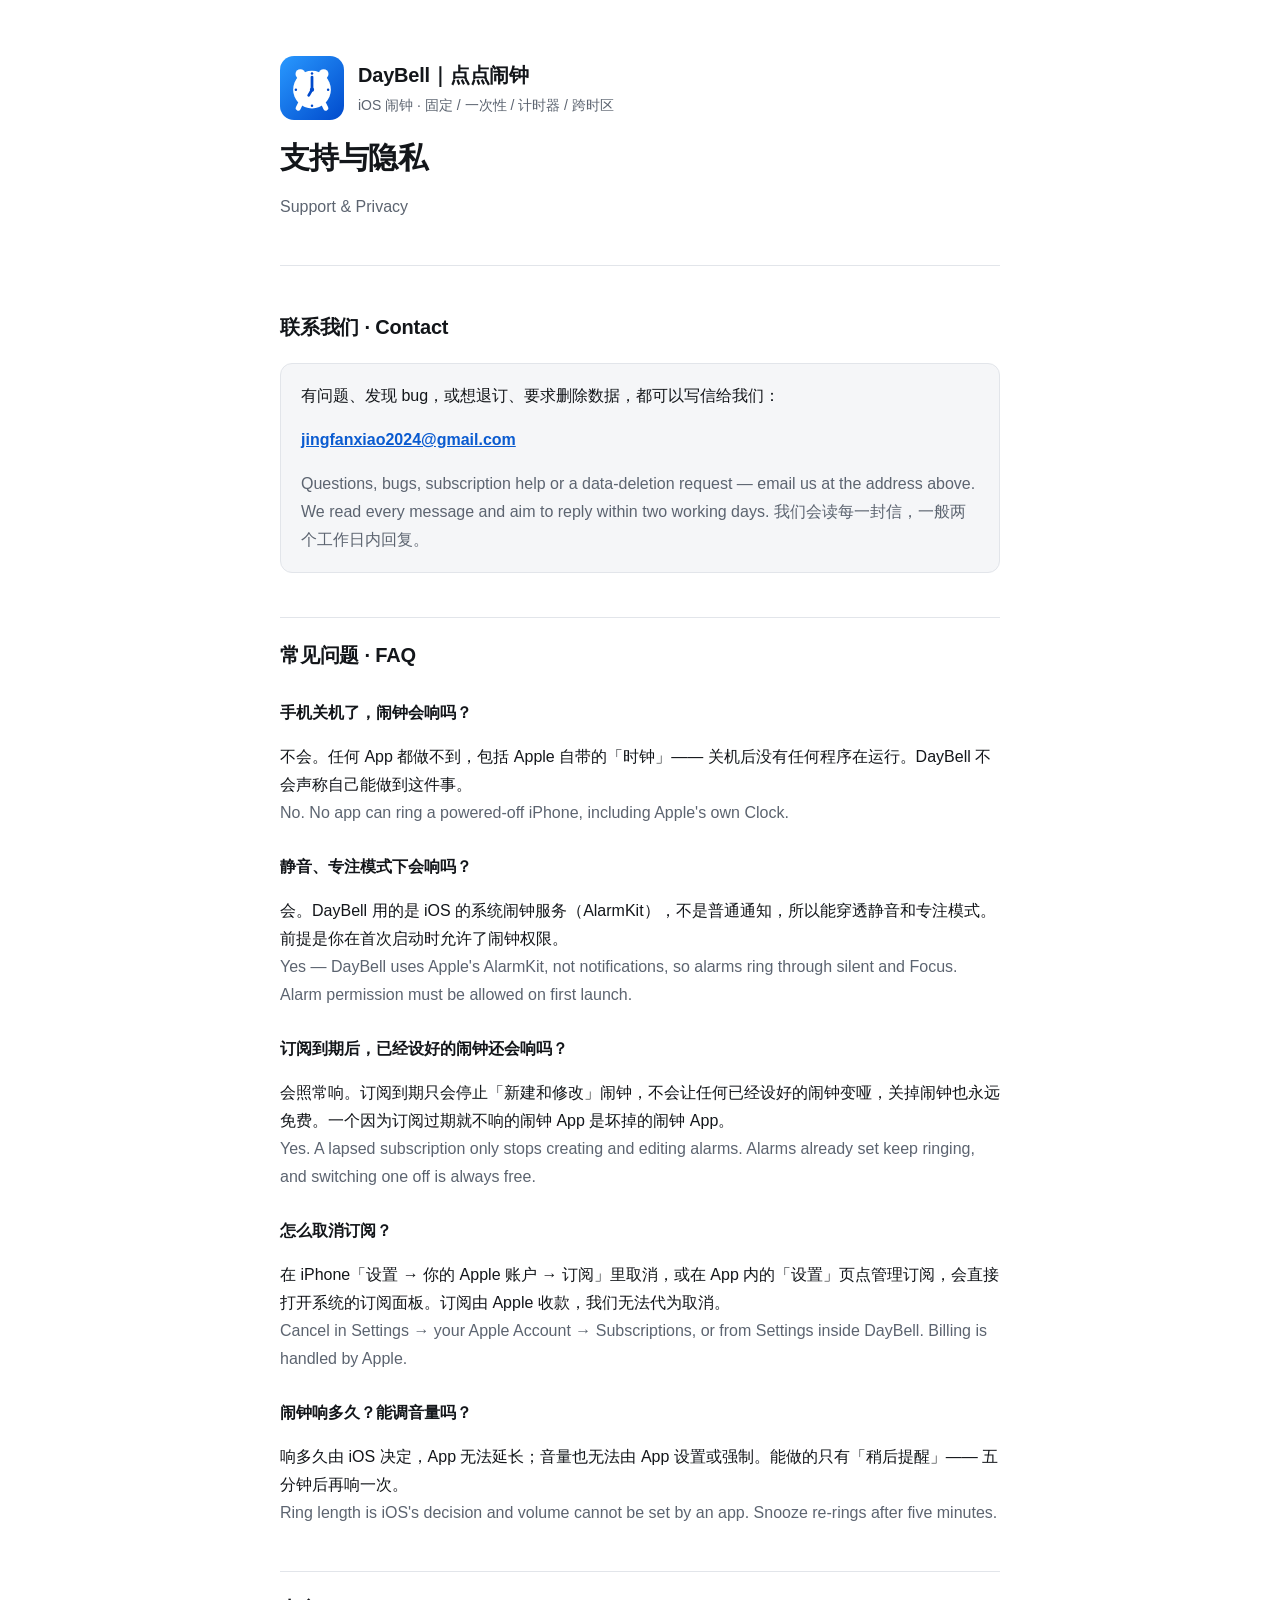
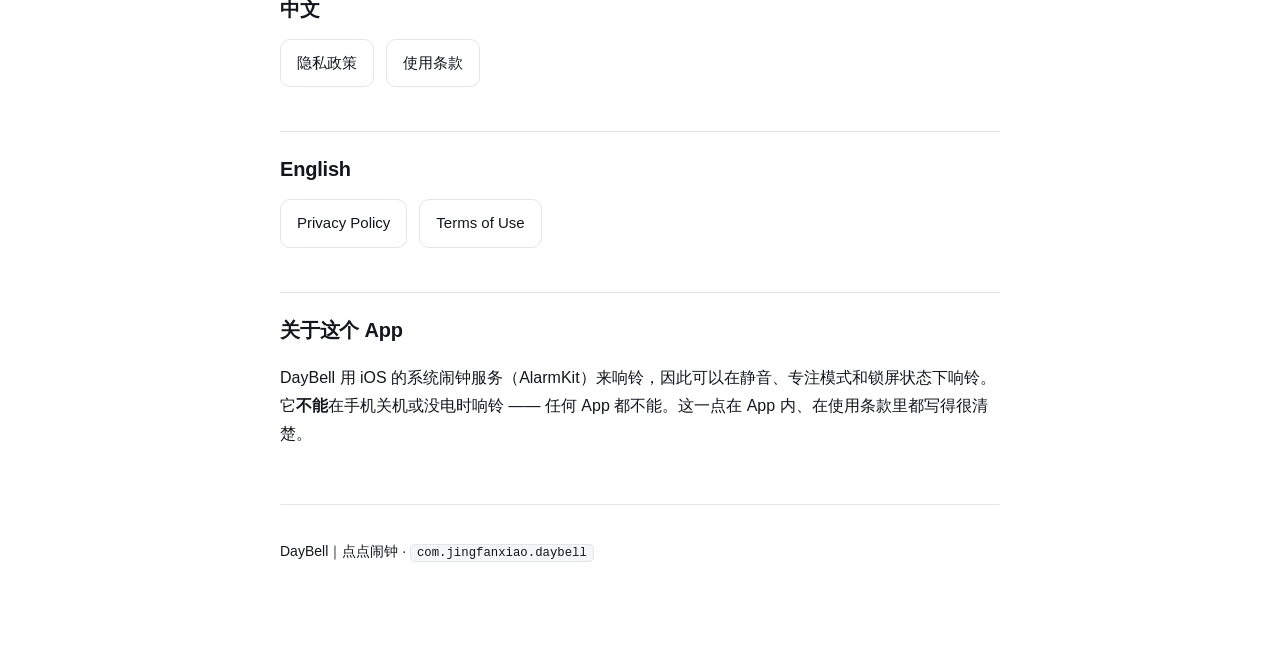
<file: index.html>
<!DOCTYPE html>
<html lang="zh-Hans">
<head>
<meta charset="utf-8">
<meta name="viewport" content="width=device-width, initial-scale=1">
<title>DayBell｜点点闹钟 — 支持与隐私</title>
<meta name="description" content="DayBell｜点点闹钟 的支持页面：联系方式、常见问题、隐私政策与使用条款。Support, FAQ, privacy policy and terms for DayBell.">
<link rel="stylesheet" href="assets/style.css">
</head>
<body>
<div class="wrap">

<header>
  <div class="brand">
    <svg width="64" height="64" viewBox="0 0 1024 1024" aria-hidden="true">
      <defs><linearGradient id="g4" x1="0" y1="0" x2="1" y2="1">
        <stop offset="0" stop-color="#2999ff"/><stop offset="1" stop-color="#004acc"/>
      </linearGradient></defs>
      <rect width="1024" height="1024" fill="url(#g4)"/>
      <g fill="#fff" transform="translate(0,1024) scale(1,-1)">
        <circle cx="326" cy="736" r="78"/><circle cx="698" cy="736" r="78"/>
        <circle cx="512" cy="486" r="302"/>
        <rect x="264" y="146" width="80" height="142" rx="38" transform="rotate(-26 304 217)"/>
        <rect x="680" y="146" width="80" height="142" rx="38" transform="rotate(26 720 217)"/>
      </g>
      <g fill="#004acc">
        <circle cx="512" cy="280" r="20"/><circle cx="770" cy="538" r="20"/>
        <circle cx="512" cy="796" r="20"/><circle cx="254" cy="538" r="20"/>
        <rect x="490" y="314" width="44" height="224" rx="22"/>
        <rect x="490" y="516" width="44" height="150" rx="22" transform="rotate(30 512 538)"/>
        <circle cx="512" cy="538" r="34"/>
      </g>
    </svg>
    <div>
      <div class="brand-name">DayBell｜点点闹钟</div>
      <div class="brand-sub">iOS 闹钟 · 固定 / 一次性 / 计时器 / 跨时区</div>
    </div>
  </div>
  <h1>支持与隐私</h1>
  <p class="muted">Support &amp; Privacy</p>
</header>

<h2>联系我们 · Contact</h2>
<div class="card">
  <p>有问题、发现 bug，或想退订、要求删除数据，都可以写信给我们：</p>
  <p><strong><a href="mailto:jingfanxiao2024@gmail.com">jingfanxiao2024@gmail.com</a></strong></p>
  <p class="muted">Questions, bugs, subscription help or a data-deletion request — email us at the address above. We read every message and aim to reply within two working days. 我们会读每一封信，一般两个工作日内回复。</p>
</div>

<h2>常见问题 · FAQ</h2>

<h3>手机关机了，闹钟会响吗？</h3>
<p>不会。任何 App 都做不到，包括 Apple 自带的「时钟」—— 关机后没有任何程序在运行。DayBell 不会声称自己能做到这件事。<br>
<span class="muted">No. No app can ring a powered-off iPhone, including Apple's own Clock.</span></p>

<h3>静音、专注模式下会响吗？</h3>
<p>会。DayBell 用的是 iOS 的系统闹钟服务（AlarmKit），不是普通通知，所以能穿透静音和专注模式。前提是你在首次启动时允许了闹钟权限。<br>
<span class="muted">Yes — DayBell uses Apple's AlarmKit, not notifications, so alarms ring through silent and Focus. Alarm permission must be allowed on first launch.</span></p>

<h3>订阅到期后，已经设好的闹钟还会响吗？</h3>
<p>会照常响。订阅到期只会停止「新建和修改」闹钟，不会让任何已经设好的闹钟变哑，关掉闹钟也永远免费。一个因为订阅过期就不响的闹钟 App 是坏掉的闹钟 App。<br>
<span class="muted">Yes. A lapsed subscription only stops creating and editing alarms. Alarms already set keep ringing, and switching one off is always free.</span></p>

<h3>怎么取消订阅？</h3>
<p>在 iPhone「设置 → 你的 Apple 账户 → 订阅」里取消，或在 App 内的「设置」页点管理订阅，会直接打开系统的订阅面板。订阅由 Apple 收款，我们无法代为取消。<br>
<span class="muted">Cancel in Settings → your Apple Account → Subscriptions, or from Settings inside DayBell. Billing is handled by Apple.</span></p>

<h3>闹钟响多久？能调音量吗？</h3>
<p>响多久由 iOS 决定，App 无法延长；音量也无法由 App 设置或强制。能做的只有「稍后提醒」—— 五分钟后再响一次。<br>
<span class="muted">Ring length is iOS's decision and volume cannot be set by an app. Snooze re-rings after five minutes.</span></p>

<h2>中文</h2>
<nav class="pages">
  <a href="privacy.html">隐私政策</a>
  <a href="terms.html">使用条款</a>
</nav>

<h2>English</h2>
<nav class="pages">
  <a href="privacy.en.html">Privacy Policy</a>
  <a href="terms.en.html">Terms of Use</a>
</nav>

<h2>关于这个 App</h2>
<p>DayBell 用 iOS 的系统闹钟服务（AlarmKit）来响铃，因此可以在静音、专注模式和锁屏状态下响铃。它<strong>不能</strong>在手机关机或没电时响铃 —— 任何 App 都不能。这一点在 App 内、在使用条款里都写得很清楚。</p>

<footer>
  <p>DayBell｜点点闹钟 · <code>com.jingfanxiao.daybell</code></p>
</footer>

</div>
</body>
</html>
</file>
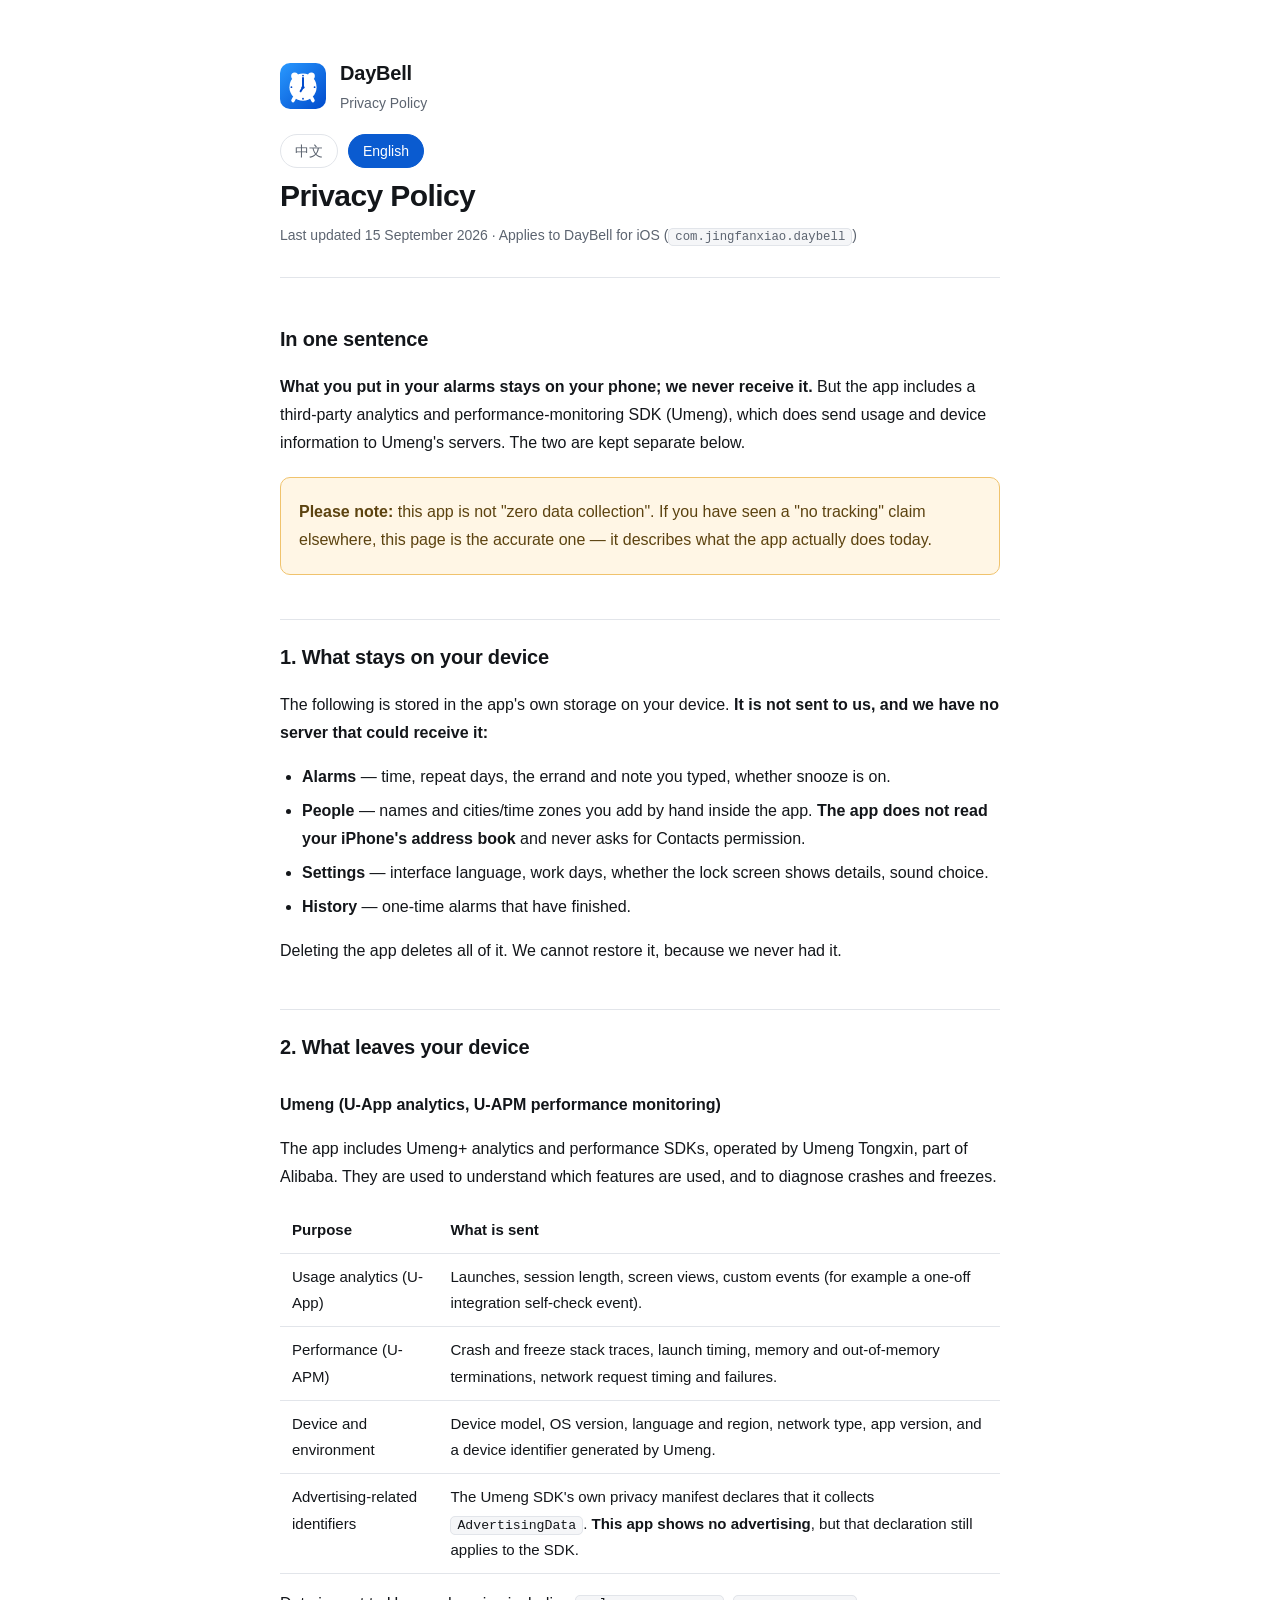
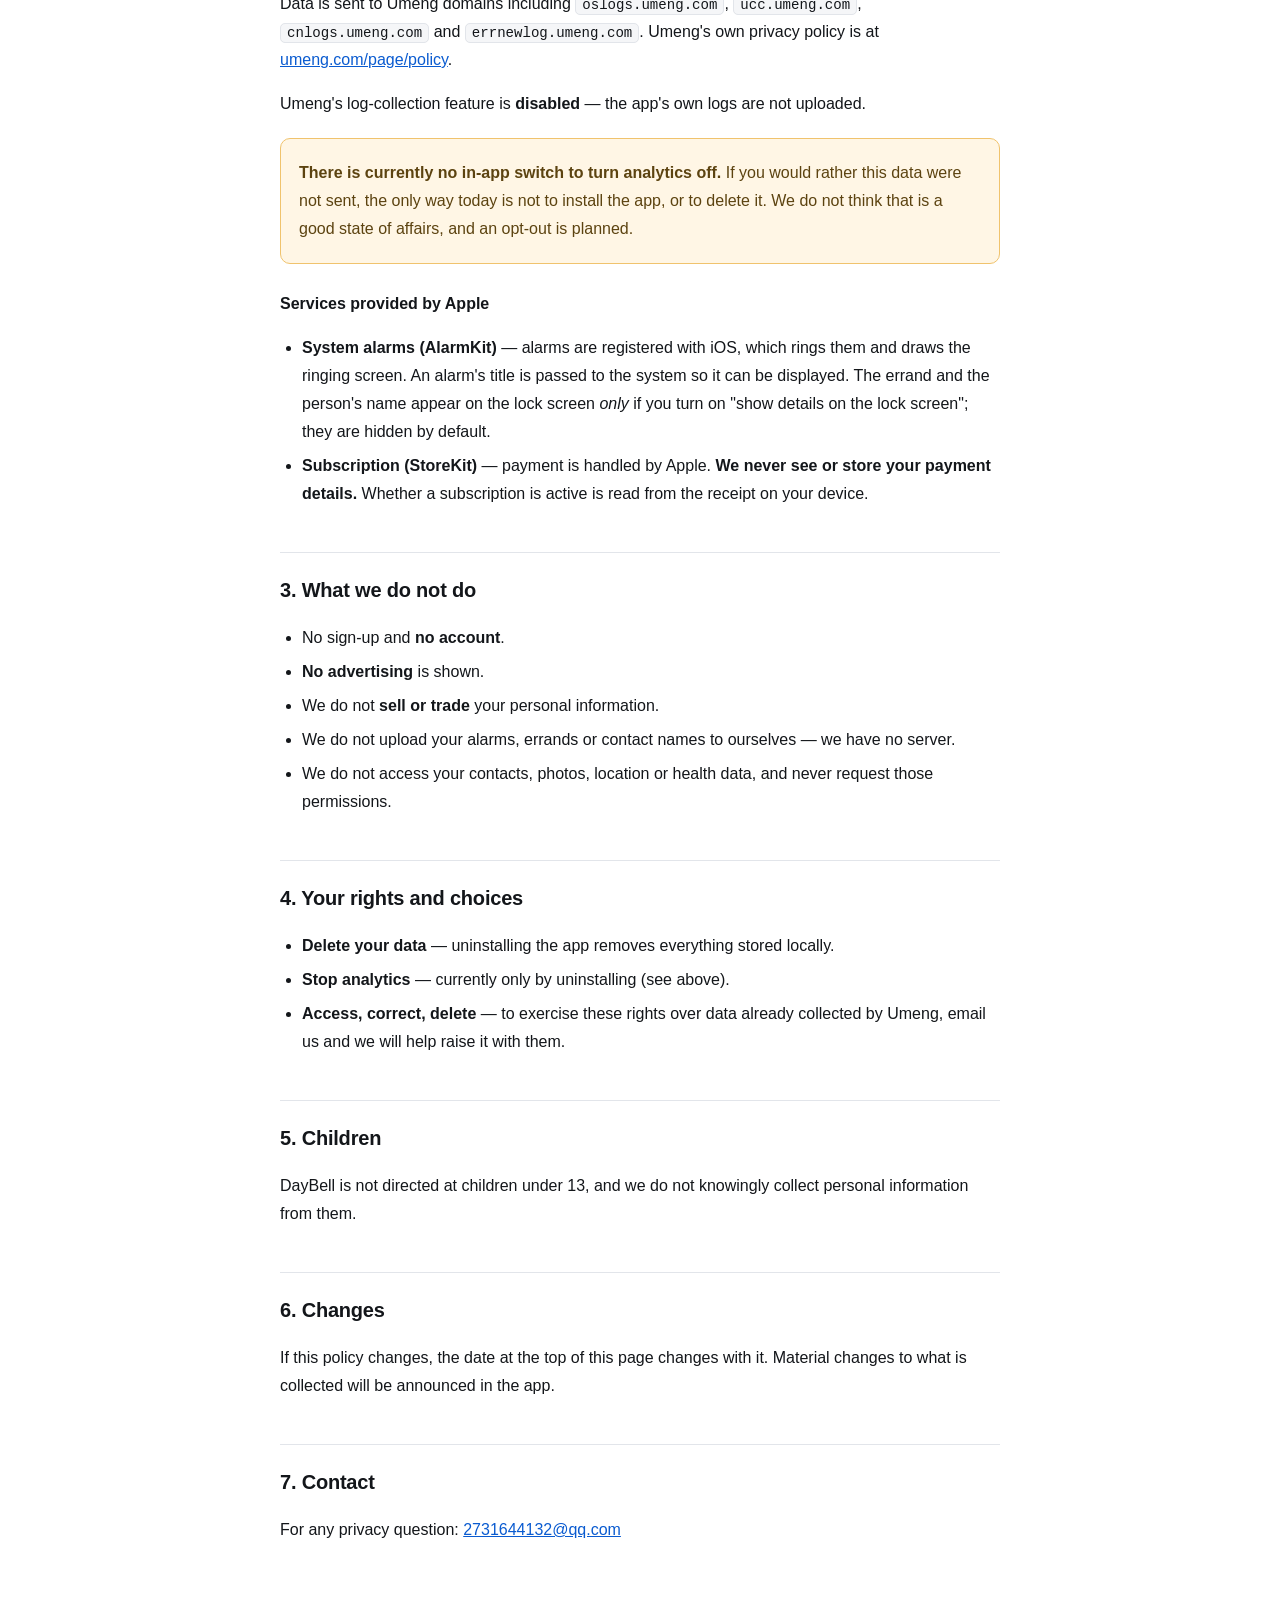
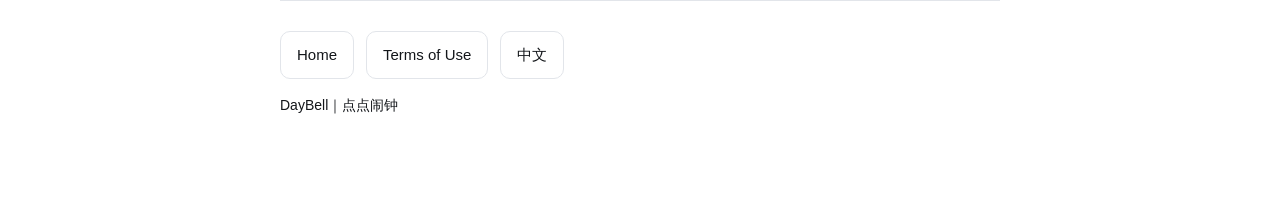
<file: privacy.en.html>
<!DOCTYPE html>
<html lang="en">
<head>
<meta charset="utf-8">
<meta name="viewport" content="width=device-width, initial-scale=1">
<title>Privacy Policy · DayBell</title>
<meta name="description" content="DayBell's privacy policy: what stays on your device, what leaves it, and why.">
<link rel="stylesheet" href="assets/style.css">
</head>
<body>
<div class="wrap">

<header>
  <div class="brand">
    <svg width="46" height="46" viewBox="0 0 1024 1024" aria-hidden="true">
      <defs><linearGradient id="g" x1="0" y1="0" x2="1" y2="1">
        <stop offset="0" stop-color="#2999ff"/><stop offset="1" stop-color="#004acc"/>
      </linearGradient></defs>
      <rect width="1024" height="1024" fill="url(#g)"/>
      <g fill="#fff" transform="translate(0,1024) scale(1,-1)">
        <circle cx="326" cy="736" r="78"/><circle cx="698" cy="736" r="78"/>
        <circle cx="512" cy="486" r="302"/>
        <rect x="264" y="146" width="80" height="142" rx="38" transform="rotate(-26 304 217)"/>
        <rect x="680" y="146" width="80" height="142" rx="38" transform="rotate(26 720 217)"/>
      </g>
      <g fill="#004acc">
        <circle cx="512" cy="280" r="20"/><circle cx="770" cy="538" r="20"/>
        <circle cx="512" cy="796" r="20"/><circle cx="254" cy="538" r="20"/>
        <rect x="490" y="314" width="44" height="224" rx="22"/>
        <rect x="490" y="516" width="44" height="150" rx="22" transform="rotate(30 512 538)"/>
        <circle cx="512" cy="538" r="34"/>
      </g>
    </svg>
    <div>
      <div class="brand-name">DayBell</div>
      <div class="brand-sub">Privacy Policy</div>
    </div>
  </div>
  <div class="langbar">
    <a href="privacy.html">中文</a>
    <a class="on" href="privacy.en.html">English</a>
  </div>
  <h1>Privacy Policy</h1>
  <p class="updated">Last updated 15 September 2026 · Applies to DayBell for iOS (<code>com.jingfanxiao.daybell</code>)</p>
</header>

<h2>In one sentence</h2>
<p><strong>What you put in your alarms stays on your phone; we never receive it.</strong> But the app includes a third-party analytics and performance-monitoring SDK (Umeng), which does send usage and device information to Umeng's servers. The two are kept separate below.</p>

<div class="callout">
  <p><strong>Please note:</strong> this app is not "zero data collection". If you have seen a "no tracking" claim elsewhere, this page is the accurate one — it describes what the app actually does today.</p>
</div>

<h2>1. What stays on your device</h2>
<p>The following is stored in the app's own storage on your device. <strong>It is not sent to us, and we have no server that could receive it:</strong></p>
<ul>
  <li><strong>Alarms</strong> — time, repeat days, the errand and note you typed, whether snooze is on.</li>
  <li><strong>People</strong> — names and cities/time zones you add by hand inside the app. <strong>The app does not read your iPhone's address book</strong> and never asks for Contacts permission.</li>
  <li><strong>Settings</strong> — interface language, work days, whether the lock screen shows details, sound choice.</li>
  <li><strong>History</strong> — one-time alarms that have finished.</li>
</ul>
<p>Deleting the app deletes all of it. We cannot restore it, because we never had it.</p>

<h2>2. What leaves your device</h2>

<h3>Umeng (U-App analytics, U-APM performance monitoring)</h3>
<p>The app includes Umeng+ analytics and performance SDKs, operated by Umeng Tongxin, part of Alibaba. They are used to understand which features are used, and to diagnose crashes and freezes.</p>
<table>
  <tr><th>Purpose</th><th>What is sent</th></tr>
  <tr><td>Usage analytics (U-App)</td><td>Launches, session length, screen views, custom events (for example a one-off integration self-check event).</td></tr>
  <tr><td>Performance (U-APM)</td><td>Crash and freeze stack traces, launch timing, memory and out-of-memory terminations, network request timing and failures.</td></tr>
  <tr><td>Device and environment</td><td>Device model, OS version, language and region, network type, app version, and a device identifier generated by Umeng.</td></tr>
  <tr><td>Advertising-related identifiers</td><td>The Umeng SDK's own privacy manifest declares that it collects <code>AdvertisingData</code>. <strong>This app shows no advertising</strong>, but that declaration still applies to the SDK.</td></tr>
</table>
<p>Data is sent to Umeng domains including <code>oslogs.umeng.com</code>, <code>ucc.umeng.com</code>, <code>cnlogs.umeng.com</code> and <code>errnewlog.umeng.com</code>. Umeng's own privacy policy is at <a href="https://www.umeng.com/page/policy" rel="noopener">umeng.com/page/policy</a>.</p>
<p>Umeng's log-collection feature is <strong>disabled</strong> — the app's own logs are not uploaded.</p>

<div class="callout">
  <p><strong>There is currently no in-app switch to turn analytics off.</strong> If you would rather this data were not sent, the only way today is not to install the app, or to delete it. We do not think that is a good state of affairs, and an opt-out is planned.</p>
</div>

<h3>Services provided by Apple</h3>
<ul>
  <li><strong>System alarms (AlarmKit)</strong> — alarms are registered with iOS, which rings them and draws the ringing screen. An alarm's title is passed to the system so it can be displayed. The errand and the person's name appear on the lock screen <em>only</em> if you turn on "show details on the lock screen"; they are hidden by default.</li>
  <li><strong>Subscription (StoreKit)</strong> — payment is handled by Apple. <strong>We never see or store your payment details.</strong> Whether a subscription is active is read from the receipt on your device.</li>
</ul>

<h2>3. What we do not do</h2>
<ul>
  <li>No sign-up and <strong>no account</strong>.</li>
  <li><strong>No advertising</strong> is shown.</li>
  <li>We do not <strong>sell or trade</strong> your personal information.</li>
  <li>We do not upload your alarms, errands or contact names to ourselves — we have no server.</li>
  <li>We do not access your contacts, photos, location or health data, and never request those permissions.</li>
</ul>

<h2>4. Your rights and choices</h2>
<ul>
  <li><strong>Delete your data</strong> — uninstalling the app removes everything stored locally.</li>
  <li><strong>Stop analytics</strong> — currently only by uninstalling (see above).</li>
  <li><strong>Access, correct, delete</strong> — to exercise these rights over data already collected by Umeng, email us and we will help raise it with them.</li>
</ul>

<h2>5. Children</h2>
<p>DayBell is not directed at children under 13, and we do not knowingly collect personal information from them.</p>

<h2>6. Changes</h2>
<p>If this policy changes, the date at the top of this page changes with it. Material changes to what is collected will be announced in the app.</p>

<h2>7. Contact</h2>
<p>For any privacy question: <a href="mailto:2731644132@qq.com">2731644132@qq.com</a></p>

<footer>
  <nav class="pages">
    <a href="index.html">Home</a>
    <a href="terms.en.html">Terms of Use</a>
    <a href="privacy.html">中文</a>
  </nav>
  <p>DayBell｜点点闹钟</p>
</footer>

</div>
</body>
</html>
</file>
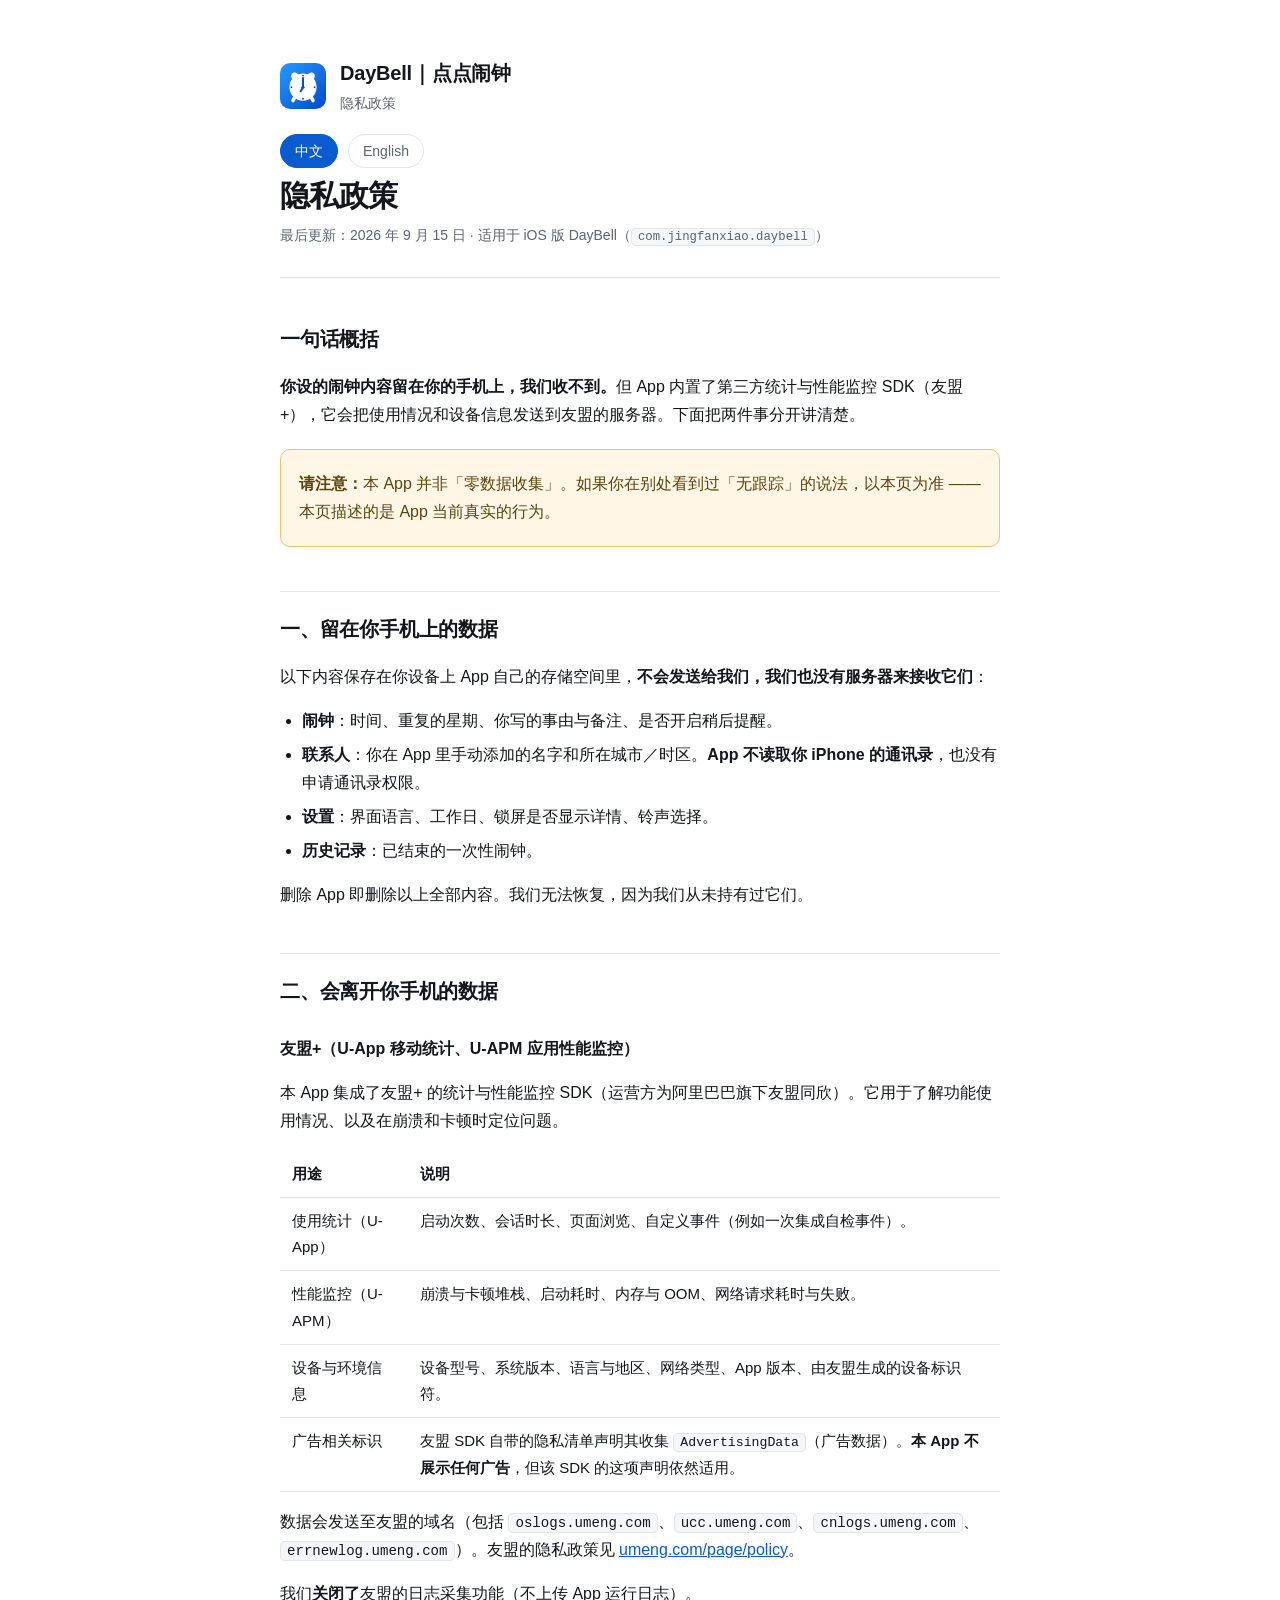
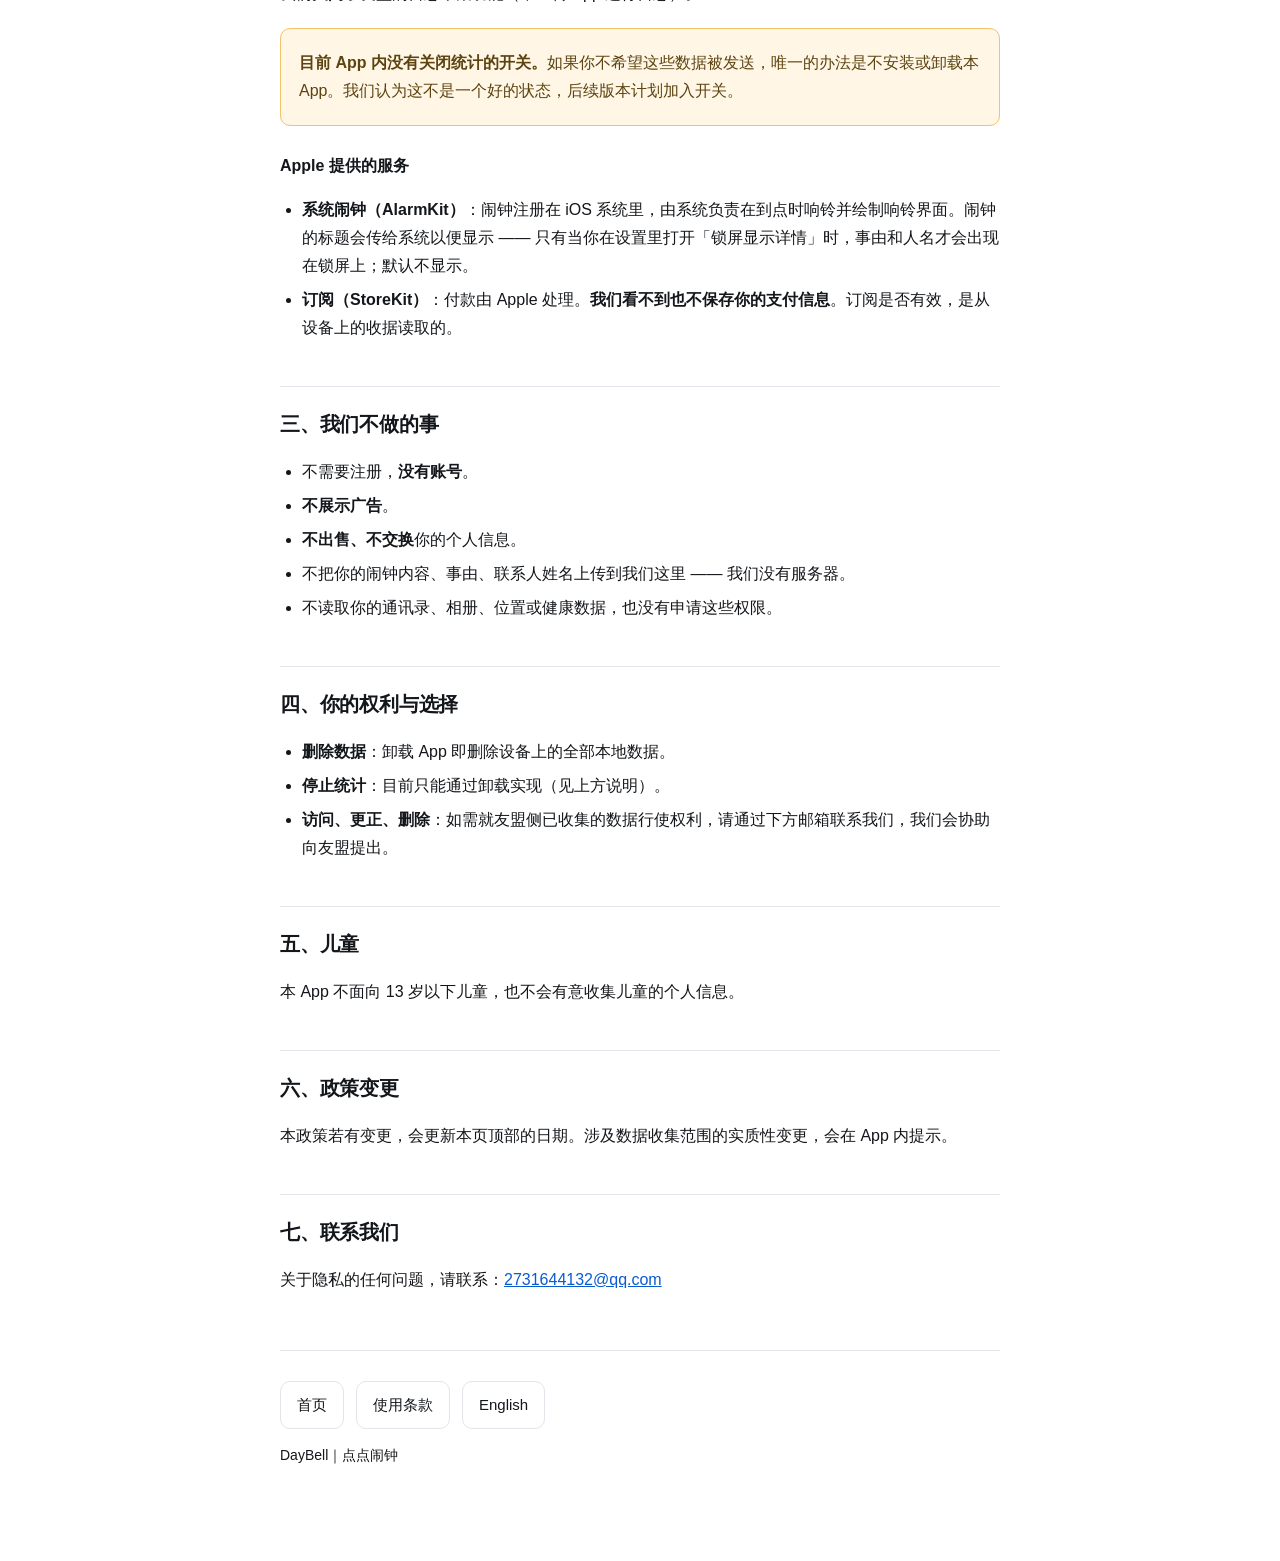
<file: privacy.html>
<!DOCTYPE html>
<html lang="zh-Hans">
<head>
<meta charset="utf-8">
<meta name="viewport" content="width=device-width, initial-scale=1">
<title>隐私政策 · DayBell｜点点闹钟</title>
<meta name="description" content="DayBell｜点点闹钟的隐私政策：哪些数据留在你的手机上，哪些会离开，以及为什么。">
<link rel="stylesheet" href="assets/style.css">
</head>
<body>
<div class="wrap">

<header>
  <div class="brand">
    <svg width="46" height="46" viewBox="0 0 1024 1024" aria-hidden="true">
      <defs><linearGradient id="g" x1="0" y1="0" x2="1" y2="1">
        <stop offset="0" stop-color="#2999ff"/><stop offset="1" stop-color="#004acc"/>
      </linearGradient></defs>
      <rect width="1024" height="1024" fill="url(#g)"/>
      <g fill="#fff" transform="translate(0,1024) scale(1,-1)">
        <circle cx="326" cy="736" r="78"/><circle cx="698" cy="736" r="78"/>
        <circle cx="512" cy="486" r="302"/>
        <rect x="264" y="146" width="80" height="142" rx="38" transform="rotate(-26 304 217)"/>
        <rect x="680" y="146" width="80" height="142" rx="38" transform="rotate(26 720 217)"/>
      </g>
      <g fill="#004acc">
        <circle cx="512" cy="280" r="20"/><circle cx="770" cy="538" r="20"/>
        <circle cx="512" cy="796" r="20"/><circle cx="254" cy="538" r="20"/>
        <rect x="490" y="314" width="44" height="224" rx="22"/>
        <rect x="490" y="516" width="44" height="150" rx="22" transform="rotate(30 512 538)"/>
        <circle cx="512" cy="538" r="34"/>
      </g>
    </svg>
    <div>
      <div class="brand-name">DayBell｜点点闹钟</div>
      <div class="brand-sub">隐私政策</div>
    </div>
  </div>
  <div class="langbar">
    <a class="on" href="privacy.html">中文</a>
    <a href="privacy.en.html">English</a>
  </div>
  <h1>隐私政策</h1>
  <p class="updated">最后更新：2026 年 9 月 15 日 · 适用于 iOS 版 DayBell（<code>com.jingfanxiao.daybell</code>）</p>
</header>

<h2>一句话概括</h2>
<p><strong>你设的闹钟内容留在你的手机上，我们收不到。</strong>但 App 内置了第三方统计与性能监控 SDK（友盟+），它会把使用情况和设备信息发送到友盟的服务器。下面把两件事分开讲清楚。</p>

<div class="callout">
  <p><strong>请注意：</strong>本 App 并非「零数据收集」。如果你在别处看到过「无跟踪」的说法，以本页为准 —— 本页描述的是 App 当前真实的行为。</p>
</div>

<h2>一、留在你手机上的数据</h2>
<p>以下内容保存在你设备上 App 自己的存储空间里，<strong>不会发送给我们，我们也没有服务器来接收它们</strong>：</p>
<ul>
  <li><strong>闹钟</strong>：时间、重复的星期、你写的事由与备注、是否开启稍后提醒。</li>
  <li><strong>联系人</strong>：你在 App 里手动添加的名字和所在城市／时区。<strong>App 不读取你 iPhone 的通讯录</strong>，也没有申请通讯录权限。</li>
  <li><strong>设置</strong>：界面语言、工作日、锁屏是否显示详情、铃声选择。</li>
  <li><strong>历史记录</strong>：已结束的一次性闹钟。</li>
</ul>
<p>删除 App 即删除以上全部内容。我们无法恢复，因为我们从未持有过它们。</p>

<h2>二、会离开你手机的数据</h2>

<h3>友盟+（U-App 移动统计、U-APM 应用性能监控）</h3>
<p>本 App 集成了友盟+ 的统计与性能监控 SDK（运营方为阿里巴巴旗下友盟同欣）。它用于了解功能使用情况、以及在崩溃和卡顿时定位问题。</p>
<table>
  <tr><th>用途</th><th>说明</th></tr>
  <tr><td>使用统计（U-App）</td><td>启动次数、会话时长、页面浏览、自定义事件（例如一次集成自检事件）。</td></tr>
  <tr><td>性能监控（U-APM）</td><td>崩溃与卡顿堆栈、启动耗时、内存与 OOM、网络请求耗时与失败。</td></tr>
  <tr><td>设备与环境信息</td><td>设备型号、系统版本、语言与地区、网络类型、App 版本、由友盟生成的设备标识符。</td></tr>
  <tr><td>广告相关标识</td><td>友盟 SDK 自带的隐私清单声明其收集 <code>AdvertisingData</code>（广告数据）。<strong>本 App 不展示任何广告</strong>，但该 SDK 的这项声明依然适用。</td></tr>
</table>
<p>数据会发送至友盟的域名（包括 <code>oslogs.umeng.com</code>、<code>ucc.umeng.com</code>、<code>cnlogs.umeng.com</code>、<code>errnewlog.umeng.com</code>）。友盟的隐私政策见 <a href="https://www.umeng.com/page/policy" rel="noopener">umeng.com/page/policy</a>。</p>
<p>我们<strong>关闭了</strong>友盟的日志采集功能（不上传 App 运行日志）。</p>

<div class="callout">
  <p><strong>目前 App 内没有关闭统计的开关。</strong>如果你不希望这些数据被发送，唯一的办法是不安装或卸载本 App。我们认为这不是一个好的状态，后续版本计划加入开关。</p>
</div>

<h3>Apple 提供的服务</h3>
<ul>
  <li><strong>系统闹钟（AlarmKit）</strong>：闹钟注册在 iOS 系统里，由系统负责在到点时响铃并绘制响铃界面。闹钟的标题会传给系统以便显示 —— 只有当你在设置里打开「锁屏显示详情」时，事由和人名才会出现在锁屏上；默认不显示。</li>
  <li><strong>订阅（StoreKit）</strong>：付款由 Apple 处理。<strong>我们看不到也不保存你的支付信息</strong>。订阅是否有效，是从设备上的收据读取的。</li>
</ul>

<h2>三、我们不做的事</h2>
<ul>
  <li>不需要注册，<strong>没有账号</strong>。</li>
  <li><strong>不展示广告</strong>。</li>
  <li><strong>不出售、不交换</strong>你的个人信息。</li>
  <li>不把你的闹钟内容、事由、联系人姓名上传到我们这里 —— 我们没有服务器。</li>
  <li>不读取你的通讯录、相册、位置或健康数据，也没有申请这些权限。</li>
</ul>

<h2>四、你的权利与选择</h2>
<ul>
  <li><strong>删除数据</strong>：卸载 App 即删除设备上的全部本地数据。</li>
  <li><strong>停止统计</strong>：目前只能通过卸载实现（见上方说明）。</li>
  <li><strong>访问、更正、删除</strong>：如需就友盟侧已收集的数据行使权利，请通过下方邮箱联系我们，我们会协助向友盟提出。</li>
</ul>

<h2>五、儿童</h2>
<p>本 App 不面向 13 岁以下儿童，也不会有意收集儿童的个人信息。</p>

<h2>六、政策变更</h2>
<p>本政策若有变更，会更新本页顶部的日期。涉及数据收集范围的实质性变更，会在 App 内提示。</p>

<h2>七、联系我们</h2>
<p>关于隐私的任何问题，请联系：<a href="mailto:2731644132@qq.com">2731644132@qq.com</a></p>

<footer>
  <nav class="pages">
    <a href="index.html">首页</a>
    <a href="terms.html">使用条款</a>
    <a href="privacy.en.html">English</a>
  </nav>
  <p>DayBell｜点点闹钟</p>
</footer>

</div>
</body>
</html>
</file>
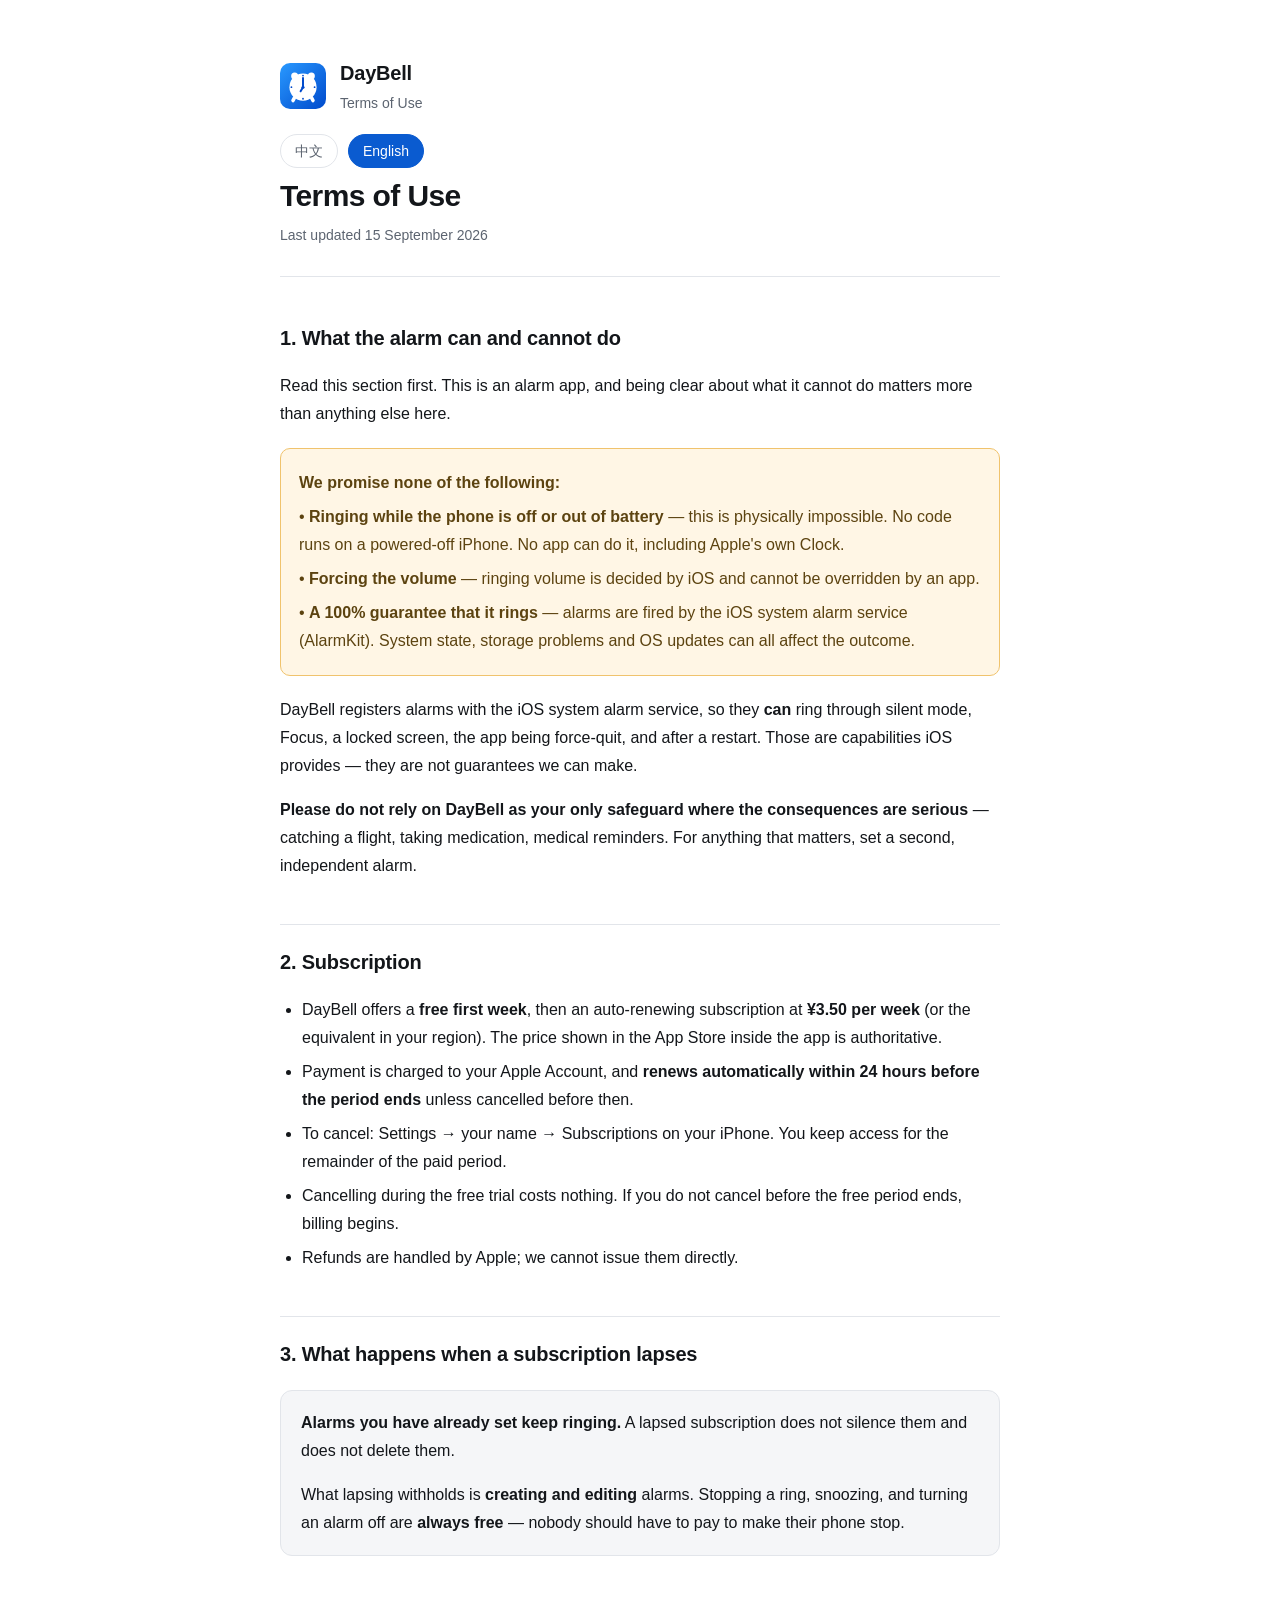
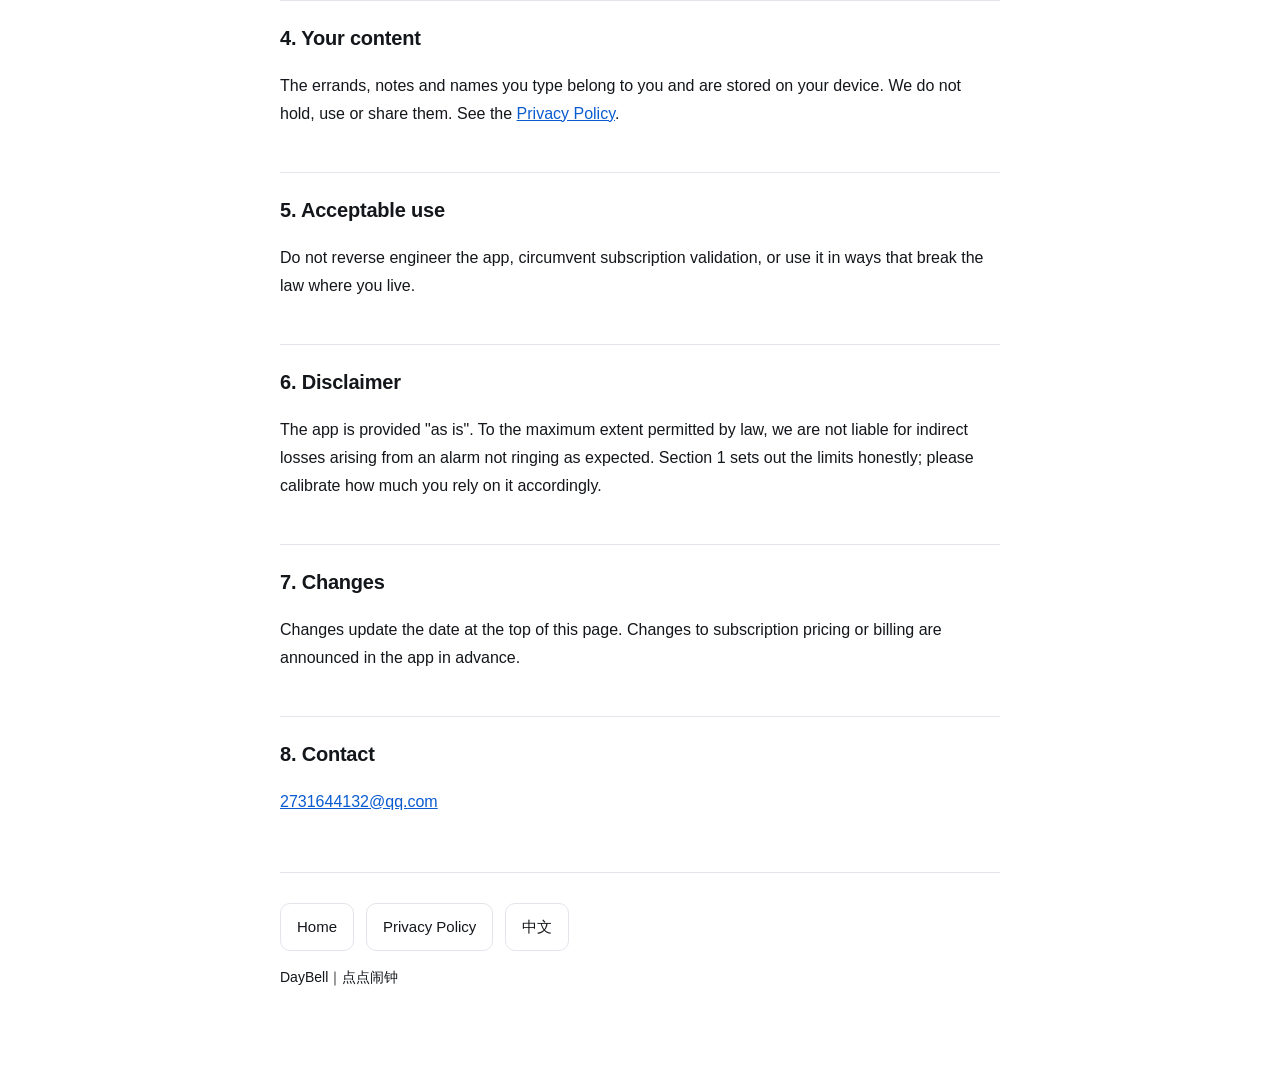
<file: terms.en.html>
<!DOCTYPE html>
<html lang="en">
<head>
<meta charset="utf-8">
<meta name="viewport" content="width=device-width, initial-scale=1">
<title>Terms of Use · DayBell</title>
<meta name="description" content="Terms of Use and subscription terms for DayBell.">
<link rel="stylesheet" href="assets/style.css">
</head>
<body>
<div class="wrap">

<header>
  <div class="brand">
    <svg width="46" height="46" viewBox="0 0 1024 1024" aria-hidden="true">
      <defs><linearGradient id="g3" x1="0" y1="0" x2="1" y2="1">
        <stop offset="0" stop-color="#2999ff"/><stop offset="1" stop-color="#004acc"/>
      </linearGradient></defs>
      <rect width="1024" height="1024" fill="url(#g3)"/>
      <g fill="#fff" transform="translate(0,1024) scale(1,-1)">
        <circle cx="326" cy="736" r="78"/><circle cx="698" cy="736" r="78"/>
        <circle cx="512" cy="486" r="302"/>
        <rect x="264" y="146" width="80" height="142" rx="38" transform="rotate(-26 304 217)"/>
        <rect x="680" y="146" width="80" height="142" rx="38" transform="rotate(26 720 217)"/>
      </g>
      <g fill="#004acc">
        <circle cx="512" cy="280" r="20"/><circle cx="770" cy="538" r="20"/>
        <circle cx="512" cy="796" r="20"/><circle cx="254" cy="538" r="20"/>
        <rect x="490" y="314" width="44" height="224" rx="22"/>
        <rect x="490" y="516" width="44" height="150" rx="22" transform="rotate(30 512 538)"/>
        <circle cx="512" cy="538" r="34"/>
      </g>
    </svg>
    <div>
      <div class="brand-name">DayBell</div>
      <div class="brand-sub">Terms of Use</div>
    </div>
  </div>
  <div class="langbar">
    <a href="terms.html">中文</a>
    <a class="on" href="terms.en.html">English</a>
  </div>
  <h1>Terms of Use</h1>
  <p class="updated">Last updated 15 September 2026</p>
</header>

<h2>1. What the alarm can and cannot do</h2>
<p>Read this section first. This is an alarm app, and being clear about what it cannot do matters more than anything else here.</p>
<div class="callout">
  <p><strong>We promise none of the following:</strong></p>
  <p>• <strong>Ringing while the phone is off or out of battery</strong> — this is physically impossible. No code runs on a powered-off iPhone. No app can do it, including Apple's own Clock.</p>
  <p>• <strong>Forcing the volume</strong> — ringing volume is decided by iOS and cannot be overridden by an app.</p>
  <p>• <strong>A 100% guarantee that it rings</strong> — alarms are fired by the iOS system alarm service (AlarmKit). System state, storage problems and OS updates can all affect the outcome.</p>
</div>
<p>DayBell registers alarms with the iOS system alarm service, so they <strong>can</strong> ring through silent mode, Focus, a locked screen, the app being force-quit, and after a restart. Those are capabilities iOS provides — they are not guarantees we can make.</p>
<p><strong>Please do not rely on DayBell as your only safeguard where the consequences are serious</strong> — catching a flight, taking medication, medical reminders. For anything that matters, set a second, independent alarm.</p>

<h2>2. Subscription</h2>
<ul>
  <li>DayBell offers a <strong>free first week</strong>, then an auto-renewing subscription at <strong>¥3.50 per week</strong> (or the equivalent in your region). The price shown in the App Store inside the app is authoritative.</li>
  <li>Payment is charged to your Apple Account, and <strong>renews automatically within 24 hours before the period ends</strong> unless cancelled before then.</li>
  <li>To cancel: Settings → your name → Subscriptions on your iPhone. You keep access for the remainder of the paid period.</li>
  <li>Cancelling during the free trial costs nothing. If you do not cancel before the free period ends, billing begins.</li>
  <li>Refunds are handled by Apple; we cannot issue them directly.</li>
</ul>

<h2>3. What happens when a subscription lapses</h2>
<div class="card">
  <p><strong>Alarms you have already set keep ringing.</strong> A lapsed subscription does not silence them and does not delete them.</p>
  <p>What lapsing withholds is <strong>creating and editing</strong> alarms. Stopping a ring, snoozing, and turning an alarm off are <strong>always free</strong> — nobody should have to pay to make their phone stop.</p>
</div>

<h2>4. Your content</h2>
<p>The errands, notes and names you type belong to you and are stored on your device. We do not hold, use or share them. See the <a href="privacy.en.html">Privacy Policy</a>.</p>

<h2>5. Acceptable use</h2>
<p>Do not reverse engineer the app, circumvent subscription validation, or use it in ways that break the law where you live.</p>

<h2>6. Disclaimer</h2>
<p>The app is provided "as is". To the maximum extent permitted by law, we are not liable for indirect losses arising from an alarm not ringing as expected. Section 1 sets out the limits honestly; please calibrate how much you rely on it accordingly.</p>

<h2>7. Changes</h2>
<p>Changes update the date at the top of this page. Changes to subscription pricing or billing are announced in the app in advance.</p>

<h2>8. Contact</h2>
<p><a href="mailto:2731644132@qq.com">2731644132@qq.com</a></p>

<footer>
  <nav class="pages">
    <a href="index.html">Home</a>
    <a href="privacy.en.html">Privacy Policy</a>
    <a href="terms.html">中文</a>
  </nav>
  <p>DayBell｜点点闹钟</p>
</footer>

</div>
</body>
</html>
</file>
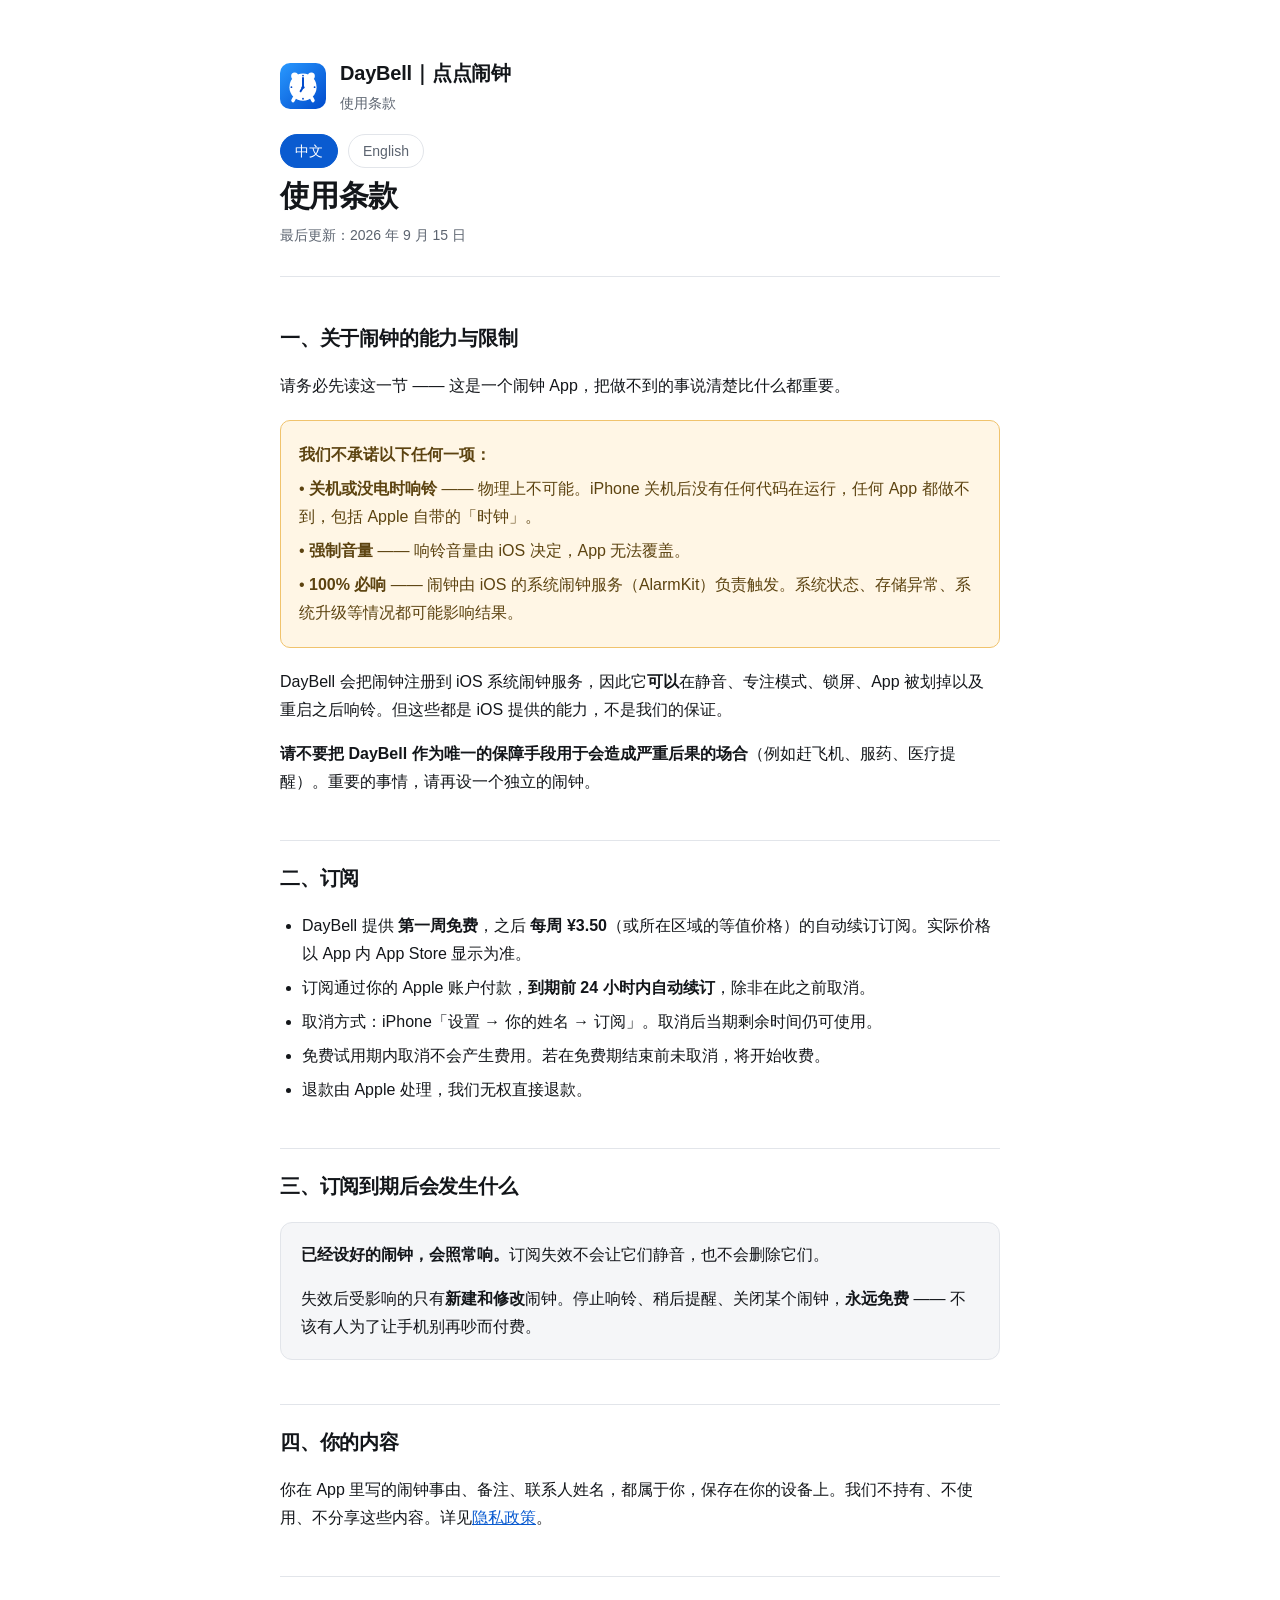
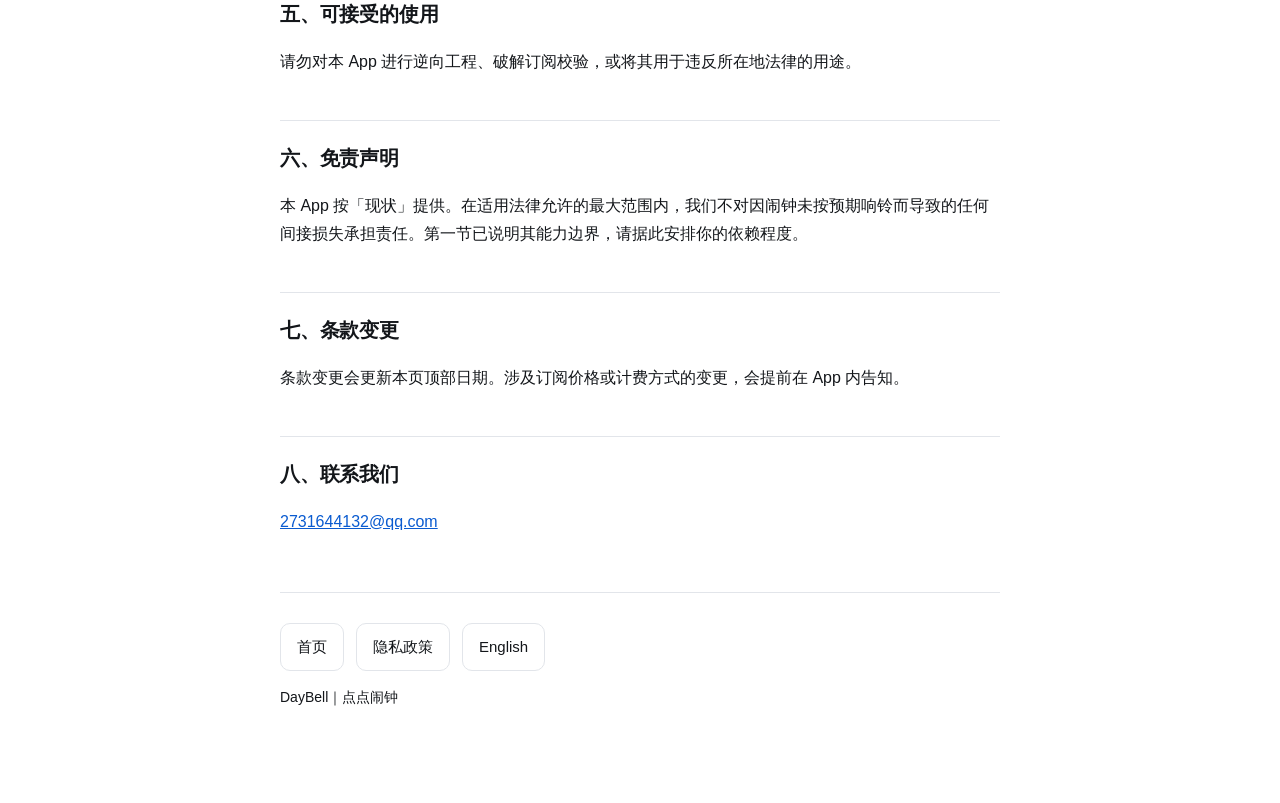
<file: terms.html>
<!DOCTYPE html>
<html lang="zh-Hans">
<head>
<meta charset="utf-8">
<meta name="viewport" content="width=device-width, initial-scale=1">
<title>使用条款 · DayBell｜点点闹钟</title>
<meta name="description" content="DayBell｜点点闹钟的使用条款与订阅说明。">
<link rel="stylesheet" href="assets/style.css">
</head>
<body>
<div class="wrap">

<header>
  <div class="brand">
    <svg width="46" height="46" viewBox="0 0 1024 1024" aria-hidden="true">
      <defs><linearGradient id="g2" x1="0" y1="0" x2="1" y2="1">
        <stop offset="0" stop-color="#2999ff"/><stop offset="1" stop-color="#004acc"/>
      </linearGradient></defs>
      <rect width="1024" height="1024" fill="url(#g2)"/>
      <g fill="#fff" transform="translate(0,1024) scale(1,-1)">
        <circle cx="326" cy="736" r="78"/><circle cx="698" cy="736" r="78"/>
        <circle cx="512" cy="486" r="302"/>
        <rect x="264" y="146" width="80" height="142" rx="38" transform="rotate(-26 304 217)"/>
        <rect x="680" y="146" width="80" height="142" rx="38" transform="rotate(26 720 217)"/>
      </g>
      <g fill="#004acc">
        <circle cx="512" cy="280" r="20"/><circle cx="770" cy="538" r="20"/>
        <circle cx="512" cy="796" r="20"/><circle cx="254" cy="538" r="20"/>
        <rect x="490" y="314" width="44" height="224" rx="22"/>
        <rect x="490" y="516" width="44" height="150" rx="22" transform="rotate(30 512 538)"/>
        <circle cx="512" cy="538" r="34"/>
      </g>
    </svg>
    <div>
      <div class="brand-name">DayBell｜点点闹钟</div>
      <div class="brand-sub">使用条款</div>
    </div>
  </div>
  <div class="langbar">
    <a class="on" href="terms.html">中文</a>
    <a href="terms.en.html">English</a>
  </div>
  <h1>使用条款</h1>
  <p class="updated">最后更新：2026 年 9 月 15 日</p>
</header>

<h2>一、关于闹钟的能力与限制</h2>
<p>请务必先读这一节 —— 这是一个闹钟 App，把做不到的事说清楚比什么都重要。</p>
<div class="callout">
  <p><strong>我们不承诺以下任何一项：</strong></p>
  <p>• <strong>关机或没电时响铃</strong> —— 物理上不可能。iPhone 关机后没有任何代码在运行，任何 App 都做不到，包括 Apple 自带的「时钟」。</p>
  <p>• <strong>强制音量</strong> —— 响铃音量由 iOS 决定，App 无法覆盖。</p>
  <p>• <strong>100% 必响</strong> —— 闹钟由 iOS 的系统闹钟服务（AlarmKit）负责触发。系统状态、存储异常、系统升级等情况都可能影响结果。</p>
</div>
<p>DayBell 会把闹钟注册到 iOS 系统闹钟服务，因此它<strong>可以</strong>在静音、专注模式、锁屏、App 被划掉以及重启之后响铃。但这些都是 iOS 提供的能力，不是我们的保证。</p>
<p><strong>请不要把 DayBell 作为唯一的保障手段用于会造成严重后果的场合</strong>（例如赶飞机、服药、医疗提醒）。重要的事情，请再设一个独立的闹钟。</p>

<h2>二、订阅</h2>
<ul>
  <li>DayBell 提供 <strong>第一周免费</strong>，之后 <strong>每周 ¥3.50</strong>（或所在区域的等值价格）的自动续订订阅。实际价格以 App 内 App Store 显示为准。</li>
  <li>订阅通过你的 Apple 账户付款，<strong>到期前 24 小时内自动续订</strong>，除非在此之前取消。</li>
  <li>取消方式：iPhone「设置 → 你的姓名 → 订阅」。取消后当期剩余时间仍可使用。</li>
  <li>免费试用期内取消不会产生费用。若在免费期结束前未取消，将开始收费。</li>
  <li>退款由 Apple 处理，我们无权直接退款。</li>
</ul>

<h2>三、订阅到期后会发生什么</h2>
<div class="card">
  <p><strong>已经设好的闹钟，会照常响。</strong>订阅失效不会让它们静音，也不会删除它们。</p>
  <p>失效后受影响的只有<strong>新建和修改</strong>闹钟。停止响铃、稍后提醒、关闭某个闹钟，<strong>永远免费</strong> —— 不该有人为了让手机别再吵而付费。</p>
</div>

<h2>四、你的内容</h2>
<p>你在 App 里写的闹钟事由、备注、联系人姓名，都属于你，保存在你的设备上。我们不持有、不使用、不分享这些内容。详见<a href="privacy.html">隐私政策</a>。</p>

<h2>五、可接受的使用</h2>
<p>请勿对本 App 进行逆向工程、破解订阅校验，或将其用于违反所在地法律的用途。</p>

<h2>六、免责声明</h2>
<p>本 App 按「现状」提供。在适用法律允许的最大范围内，我们不对因闹钟未按预期响铃而导致的任何间接损失承担责任。第一节已说明其能力边界，请据此安排你的依赖程度。</p>

<h2>七、条款变更</h2>
<p>条款变更会更新本页顶部日期。涉及订阅价格或计费方式的变更，会提前在 App 内告知。</p>

<h2>八、联系我们</h2>
<p><a href="mailto:2731644132@qq.com">2731644132@qq.com</a></p>

<footer>
  <nav class="pages">
    <a href="index.html">首页</a>
    <a href="privacy.html">隐私政策</a>
    <a href="terms.en.html">English</a>
  </nav>
  <p>DayBell｜点点闹钟</p>
</footer>

</div>
</body>
</html>
</file>
<file: assets/style.css>
/* Self-contained: GitHub Pages serves this from the repo, and a policy page that depends on a
   CDN is a policy page that breaks when the CDN does. No fonts, no scripts, no trackers —
   which would be a poor joke on a privacy page. */

:root {
  --bg: #ffffff;
  --surface: #f5f6f8;
  --text: #13161a;
  --muted: #5c6470;
  --line: #e2e5ea;
  --accent: #0a5bd0;
  --warn-bg: #fff6e5;
  --warn-line: #f0c36d;
  --warn-text: #5c4310;
}

@media (prefers-color-scheme: dark) {
  :root {
    --bg: #0e1013;
    --surface: #171a1f;
    --text: #e8eaee;
    --muted: #9aa3b0;
    --line: #272c34;
    --accent: #6aa6ff;
    --warn-bg: #2a2212;
    --warn-line: #6b5520;
    --warn-text: #f0d79a;
  }
}

* { box-sizing: border-box; }

body {
  margin: 0;
  padding: 0 20px 80px;
  background: var(--bg);
  color: var(--text);
  font: 16px/1.75 -apple-system, BlinkMacSystemFont, "Segoe UI", "PingFang SC",
        "Hiragino Sans GB", "Microsoft YaHei", Roboto, Helvetica, Arial, sans-serif;
  -webkit-text-size-adjust: 100%;
}

.wrap { max-width: 720px; margin: 0 auto; }

header {
  padding: 56px 0 28px;
  border-bottom: 1px solid var(--line);
  margin-bottom: 36px;
}

.brand {
  display: flex;
  align-items: center;
  gap: 14px;
  margin-bottom: 18px;
}

.brand svg { flex: none; border-radius: 22%; }

.brand-name { font-size: 20px; font-weight: 700; letter-spacing: -0.01em; }
.brand-sub { font-size: 14px; color: var(--muted); }

h1 { font-size: 30px; line-height: 1.3; margin: 0 0 8px; letter-spacing: -0.02em; }
h2 {
  font-size: 20px;
  margin: 44px 0 12px;
  padding-top: 20px;
  border-top: 1px solid var(--line);
  letter-spacing: -0.01em;
}
h2:first-of-type { border-top: 0; padding-top: 0; }
h3 { font-size: 16px; margin: 26px 0 8px; }

p, li { color: var(--text); }
.muted { color: var(--muted); }
.updated { font-size: 14px; color: var(--muted); margin: 0; }

a { color: var(--accent); }

ul { padding-left: 22px; }
li { margin: 6px 0; }

code {
  background: var(--surface);
  border: 1px solid var(--line);
  border-radius: 5px;
  padding: 1px 6px;
  font-family: ui-monospace, SFMono-Regular, Menlo, monospace;
  font-size: 0.88em;
  overflow-wrap: anywhere;
}

table {
  width: 100%;
  border-collapse: collapse;
  margin: 16px 0;
  font-size: 15px;
  display: block;
  overflow-x: auto;
}
th, td {
  text-align: left;
  padding: 10px 12px;
  border-bottom: 1px solid var(--line);
  vertical-align: top;
}
th { font-weight: 600; white-space: nowrap; }

.callout {
  background: var(--warn-bg);
  border: 1px solid var(--warn-line);
  color: var(--warn-text);
  border-radius: 10px;
  padding: 14px 18px;
  margin: 20px 0;
}
.callout p { color: inherit; margin: 6px 0; }

.card {
  background: var(--surface);
  border: 1px solid var(--line);
  border-radius: 12px;
  padding: 18px 20px;
  margin: 18px 0;
}
.card p:first-child { margin-top: 0; }
.card p:last-child { margin-bottom: 0; }

.langbar { display: flex; gap: 10px; margin: 0 0 8px; }
.langbar a {
  font-size: 14px;
  text-decoration: none;
  border: 1px solid var(--line);
  border-radius: 999px;
  padding: 4px 14px;
  color: var(--muted);
}
.langbar a.on { background: var(--accent); border-color: var(--accent); color: #fff; }

nav.pages { display: flex; gap: 12px; flex-wrap: wrap; margin-top: 10px; }
nav.pages a {
  text-decoration: none;
  border: 1px solid var(--line);
  border-radius: 10px;
  padding: 10px 16px;
  color: var(--text);
  font-size: 15px;
}

footer {
  margin-top: 56px;
  padding-top: 20px;
  border-top: 1px solid var(--line);
  font-size: 14px;
  color: var(--muted);
}

/* Each language is its own page rather than one page toggled by CSS: a policy that hides half
   its text behind a stylesheet is a policy that can be served wrong. */
</file>
